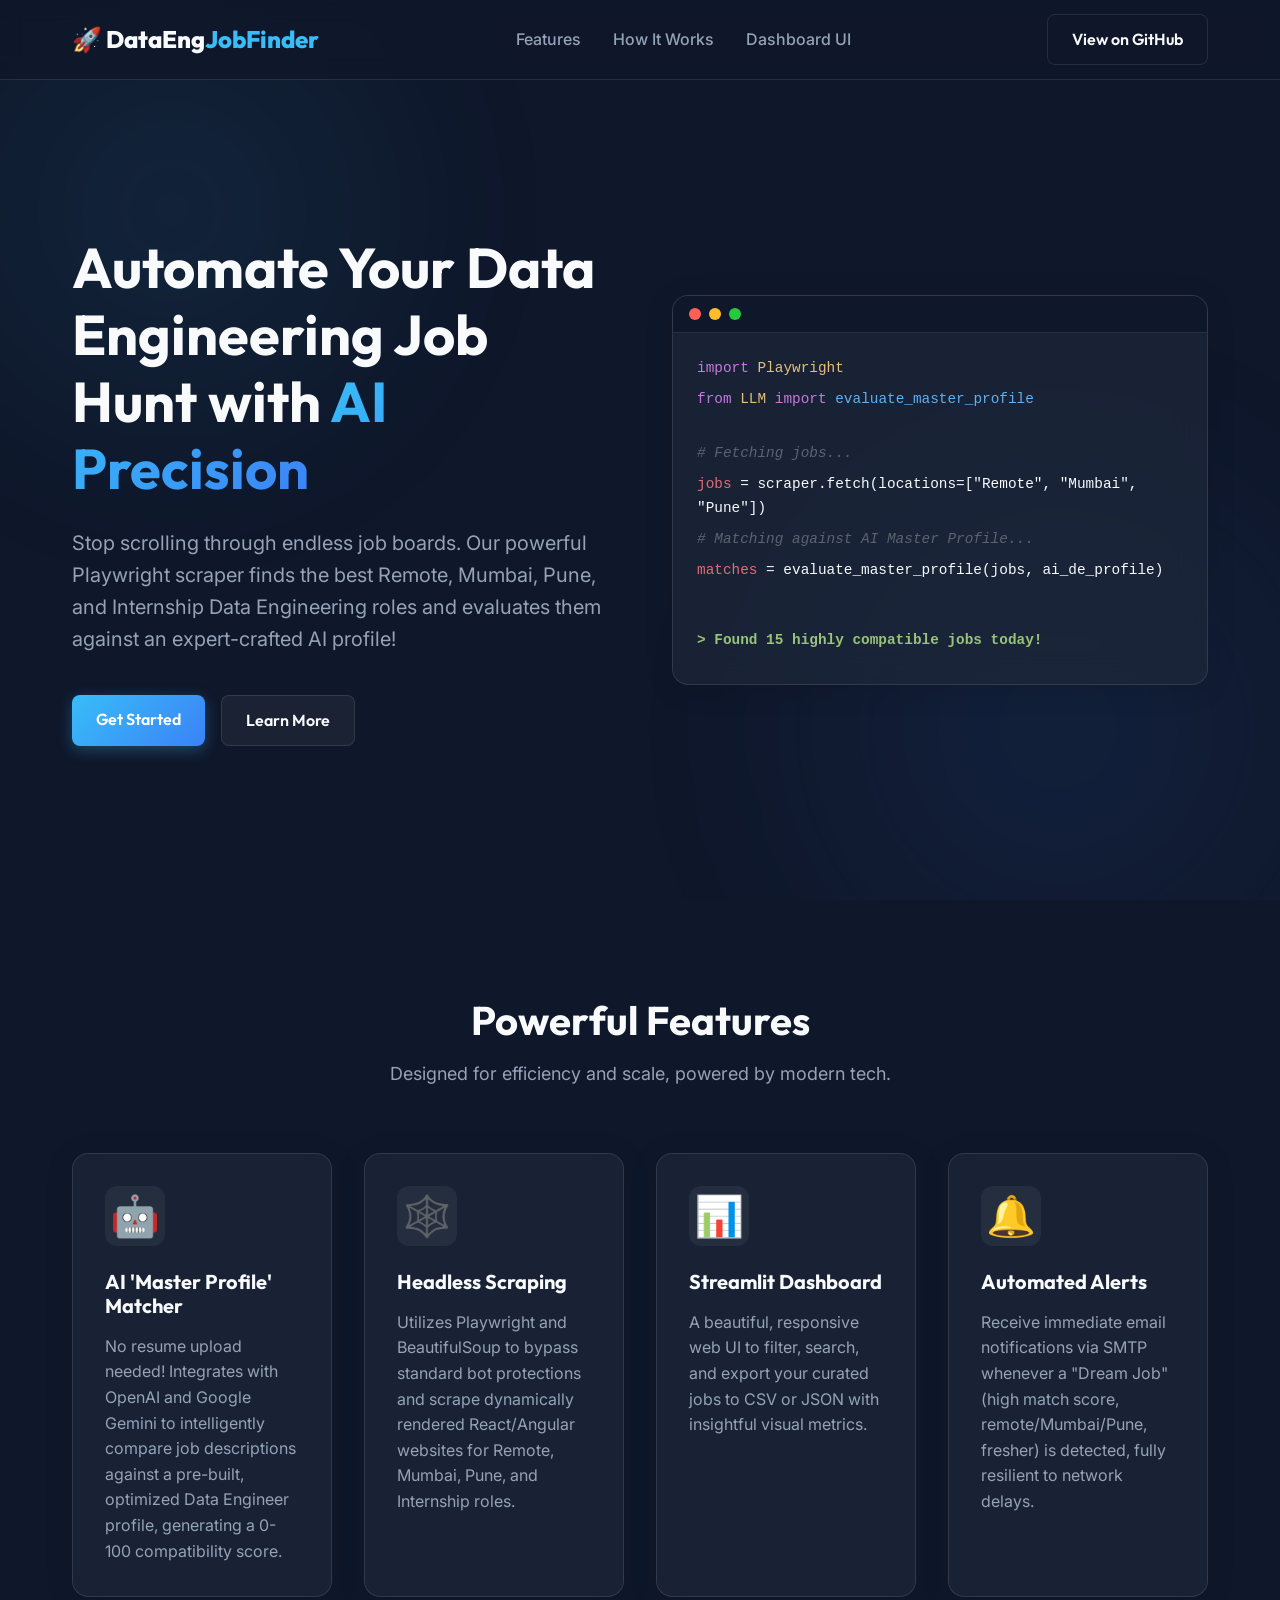
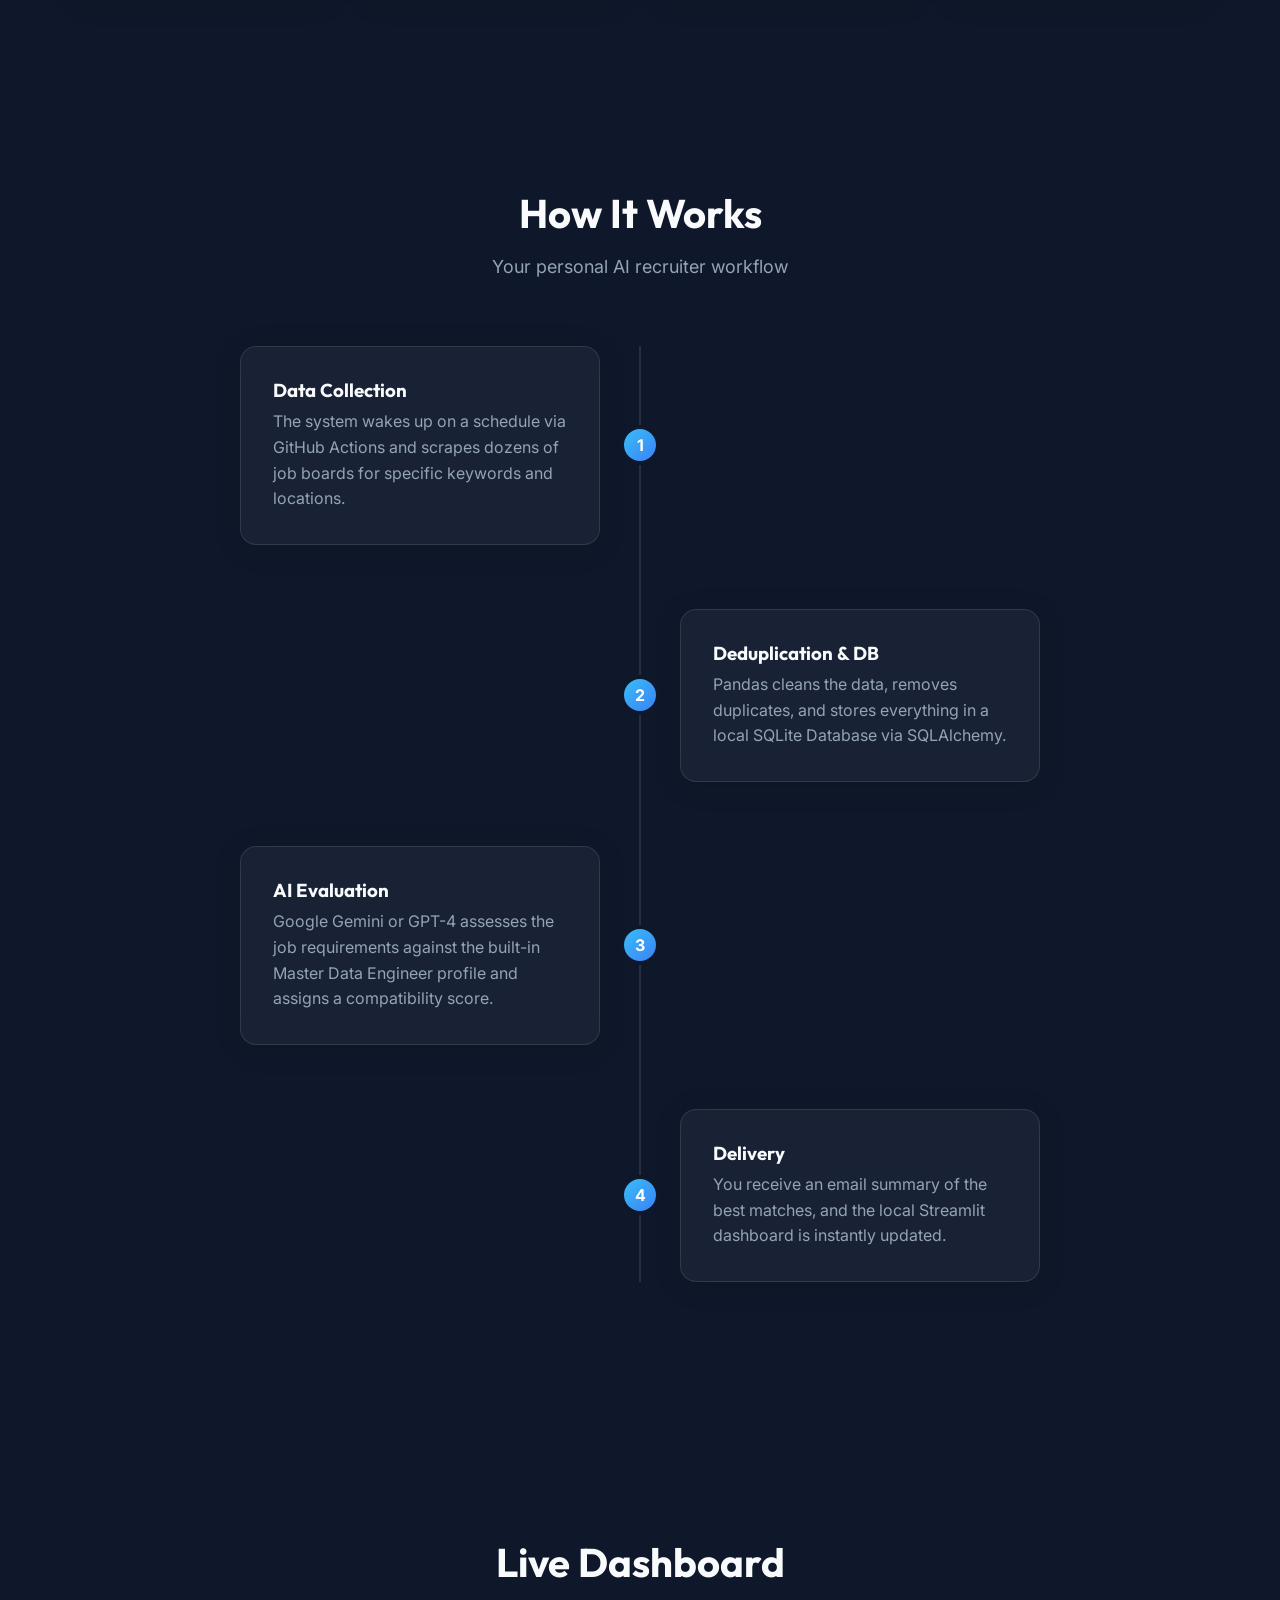
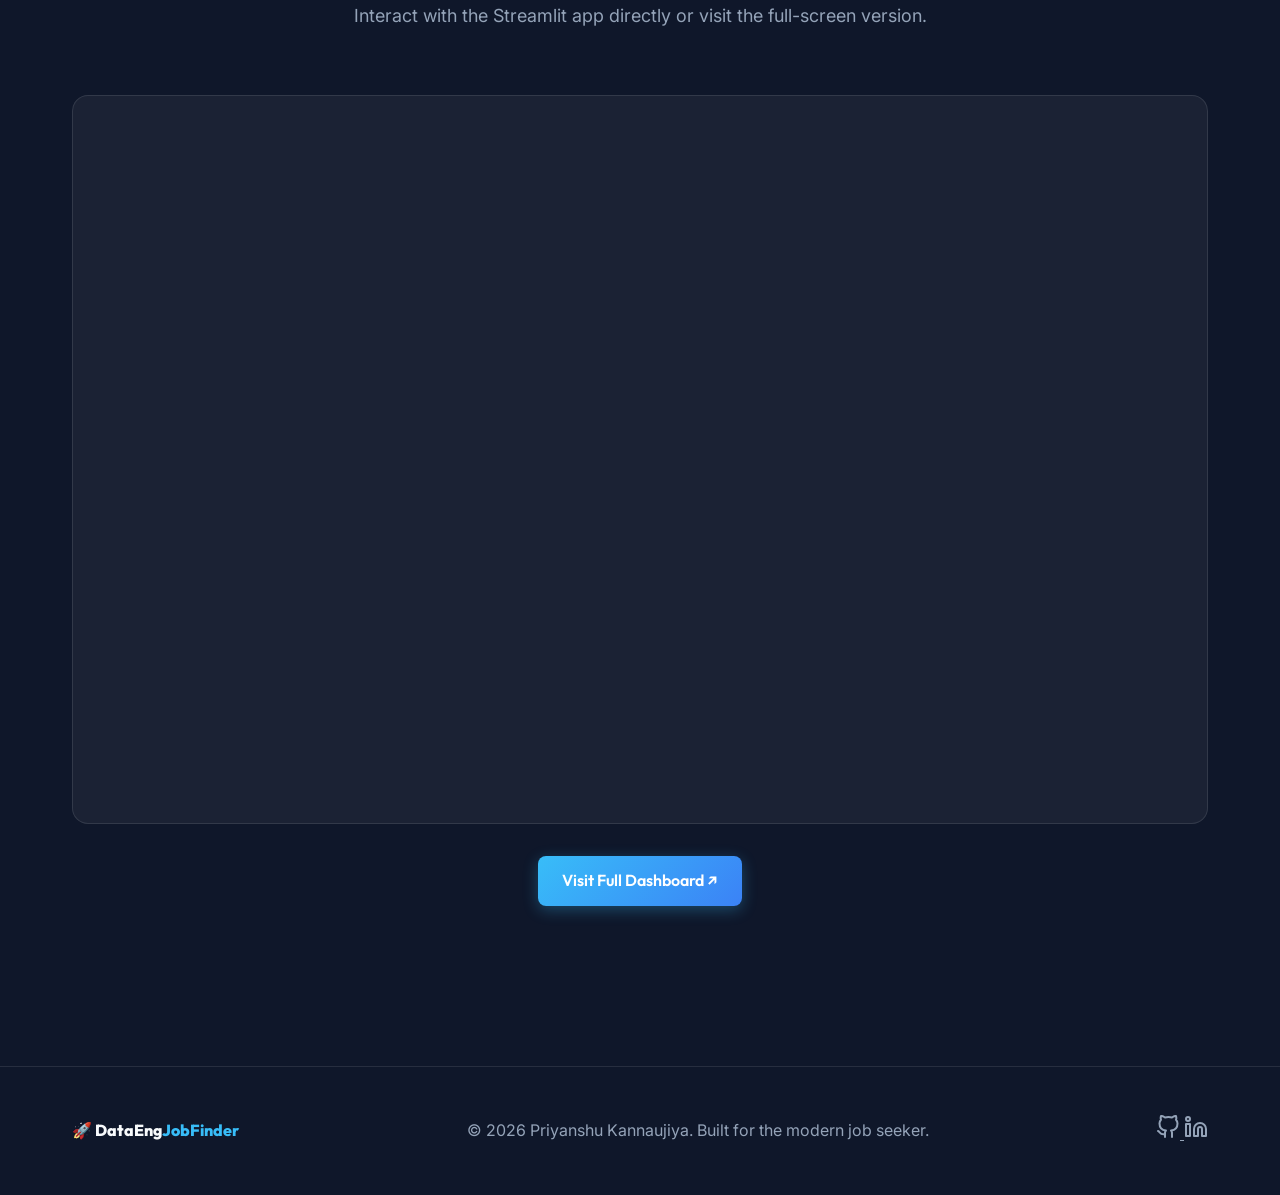
<file: docs/index.html>
<!DOCTYPE html>
<html lang="en">
<head>
    <meta charset="UTF-8">
    <meta name="viewport" content="width=device-width, initial-scale=1.0">
    <meta http-equiv="X-UA-Compatible" content="ie=edge">
    
    <!-- SEO Primary Meta Tags -->
    <title>Data Engineering Job Finder | Automated Data Engineer Job Scraper</title>
    <meta name="title" content="Data Engineering Job Finder | Automated Data Engineer Job Scraper">
    <meta name="description" content="An advanced automated job search pipeline that scrapes modern data engineering, big data, and analytics jobs, including Remote, Mumbai, Pune, and Internship roles. Evaluates resumes using LLMs and sends custom alerts.">
    <meta name="keywords" content="data engineering jobs, data engineer job scraper, big data jobs, remote, mumbai, pune, internships, ETL developer jobs, playwright, python scraper, llm resume matcher, automated job search">
    <meta name="author" content="Priyanshu Kannaujiya">
    <link rel="canonical" href="https://heypk4-dotcom.github.io/dataenginneringjob-finder/">

    <!-- Open Graph / Facebook -->
    <meta property="og:type" content="website">
    <meta property="og:url" content="https://heypk4-dotcom.github.io/dataenginneringjob-finder/">
    <meta property="og:title" content="Data Engineering Job Finder | AI Powered Scraper">
    <meta property="og:description" content="Automate your job hunt. High-end scraping of Data Engineering roles, matched perfectly to your resume using LLMs.">
    <meta property="og:image" content="https://images.unsplash.com/photo-1522071820081-009f0129c71c?auto=format&fit=crop&w=1200&q=80">

    <!-- Twitter -->
    <meta property="twitter:card" content="summary_large_image">
    <meta property="twitter:url" content="https://heypk4-dotcom.github.io/dataenginneringjob-finder/">
    <meta property="twitter:title" content="Data Engineering Job Finder | AI Powered Scraper">
    <meta property="twitter:description" content="Automate your job hunt. High-end scraping of Data Engineering roles, matched perfectly to your resume using LLMs.">
    <meta property="twitter:image" content="https://images.unsplash.com/photo-1522071820081-009f0129c71c?auto=format&fit=crop&w=1200&q=80">

    <!-- JSON-LD Structured Data -->
    <script type="application/ld+json">
    {
      "@context": "https://schema.org",
      "@type": "SoftwareApplication",
      "name": "Data Engineering Job Finder",
      "operatingSystem": "Windows, Linux, macOS",
      "applicationCategory": "BusinessApplication",
      "about": "Automated pipeline that scrapes jobs and matches resumes using LLMs.",
      "author": {
        "@type": "Person",
        "name": "Priyanshu Kannaujiya",
        "url": "https://www.linkedin.com/in/priyanshu-premchand-kannaujiya-355346262/"
      },
      "offers": {
        "@type": "Offer",
        "price": "0",
        "priceCurrency": "USD"
      }
    }
    </script>

    <!-- Google Fonts -->
    <link rel="preconnect" href="https://fonts.googleapis.com">
    <link rel="preconnect" href="https://fonts.gstatic.com" crossorigin>
    <link href="https://fonts.googleapis.com/css2?family=Outfit:wght@300;400;500;600;700;800&family=Inter:wght@400;500;600&display=swap" rel="stylesheet">
    
    <link rel="stylesheet" href="styles.css">

    <!-- Puter.js -->
    <script src="https://js.puter.com/v2/"></script>
</head>
<body>
    <div class="background-effects">
        <div class="blob blob-1"></div>
        <div class="blob blob-2"></div>
    </div>

    <header class="navbar">
        <div class="container nav-container">
            <div class="logo">🚀 DataEng<span>JobFinder</span></div>
            <nav>
                <ul class="nav-links">
                    <li><a href="#features">Features</a></li>
                    <li><a href="#how-it-works">How It Works</a></li>
                    <li><a href="https://dataenginneringjob-finder-4uexz3lf59hd5dauzymcph.streamlit.app/" target="_blank" rel="noopener noreferrer">Dashboard UI</a></li>
                </ul>
            </nav>
            <a href="https://github.com/priyanshukannaujiya/remotejobfinder" target="_blank" class="btn btn-outline" rel="noopener noreferrer">View on GitHub</a>
        </div>
    </header>

    <main>
        <section class="hero" id="home">
            <div class="container hero-content">
                <div class="hero-text animate-on-scroll fade-up">
                    <h1 class="hero-title">Automate Your Data Engineering Job Hunt with <span class="text-gradient">AI Precision</span></h1>
                    <p class="hero-subtitle">Stop scrolling through endless job boards. Our powerful Playwright scraper finds the best Remote, Mumbai, Pune, and Internship Data Engineering roles and evaluates them against an expert-crafted AI profile!</p>
                    <div class="hero-cta">
                        <a href="https://github.com/priyanshukannaujiya/remotejobfinder" class="btn btn-primary" target="_blank" rel="noopener noreferrer">
                            Get Started
                        </a>
                        <a href="#features" class="btn btn-secondary">Learn More</a>
                    </div>
                </div>
                <div class="hero-visual animate-on-scroll fade-left">
                    <div class="glass-card mockup-card">
                        <div class="mockup-header">
                            <span class="dot red"></span>
                            <span class="dot yellow"></span>
                            <span class="dot green"></span>
                        </div>
                        <div class="mockup-body">
                            <div class="code-line"><span class="keyword">import</span> <span class="module">Playwright</span></div>
                            <div class="code-line"><span class="keyword">from</span> <span class="module">LLM</span> <span class="keyword">import</span> <span class="function">evaluate_master_profile</span></div>
                            <br>
                            <div class="code-line comment"># Fetching jobs...</div>
                            <div class="code-line"><span class="variable">jobs</span> = scraper.fetch(locations=["Remote", "Mumbai", "Pune"])</div>
                            <div class="code-line comment"># Matching against AI Master Profile...</div>
                            <div class="code-line"><span class="variable">matches</span> = evaluate_master_profile(jobs, ai_de_profile)</div>
                            <br>
                            <div class="code-line success">> Found 15 highly compatible jobs today!</div>
                        </div>
                    </div>
                </div>
            </div>
        </section>

        <section class="features section" id="features">
            <div class="container">
                <div class="section-header animate-on-scroll fade-up">
                    <h2>Powerful Features</h2>
                    <p>Designed for efficiency and scale, powered by modern tech.</p>
                </div>
                <div class="features-grid">
                    <div class="feature-card glass-card animate-on-scroll zoom-in" style="--delay: 0.1s">
                        <div class="icon-wrapper">🤖</div>
                        <h3>AI 'Master Profile' Matcher</h3>
                        <p>No resume upload needed! Integrates with OpenAI and Google Gemini to intelligently compare job descriptions against a pre-built, optimized Data Engineer profile, generating a 0-100 compatibility score.</p>
                    </div>
                    <div class="feature-card glass-card animate-on-scroll zoom-in" style="--delay: 0.2s">
                        <div class="icon-wrapper">🕸️</div>
                        <h3>Headless Scraping</h3>
                        <p>Utilizes Playwright and BeautifulSoup to bypass standard bot protections and scrape dynamically rendered React/Angular websites for Remote, Mumbai, Pune, and Internship roles.</p>
                    </div>
                    <div class="feature-card glass-card animate-on-scroll zoom-in" style="--delay: 0.3s">
                        <div class="icon-wrapper">📊</div>
                        <h3>Streamlit Dashboard</h3>
                        <p>A beautiful, responsive web UI to filter, search, and export your curated jobs to CSV or JSON with insightful visual metrics.</p>
                    </div>
                    <div class="feature-card glass-card animate-on-scroll zoom-in" style="--delay: 0.4s">
                        <div class="icon-wrapper">🔔</div>
                        <h3>Automated Alerts</h3>
                        <p>Receive immediate email notifications via SMTP whenever a "Dream Job" (high match score, remote/Mumbai/Pune, fresher) is detected, fully resilient to network delays.</p>
                    </div>
                </div>
            </div>
        </section>

        <section class="how-it-works section" id="how-it-works">
            <div class="container">
                <div class="section-header animate-on-scroll fade-up">
                    <h2>How It Works</h2>
                    <p>Your personal AI recruiter workflow</p>
                </div>
                <div class="timeline">
                    <div class="timeline-item animate-on-scroll fade-right">
                        <div class="timeline-marker">1</div>
                        <div class="timeline-content glass-card">
                            <h3>Data Collection</h3>
                            <p>The system wakes up on a schedule via GitHub Actions and scrapes dozens of job boards for specific keywords and locations.</p>
                        </div>
                    </div>
                    <div class="timeline-item animate-on-scroll fade-left">
                        <div class="timeline-marker">2</div>
                        <div class="timeline-content glass-card">
                            <h3>Deduplication & DB</h3>
                            <p>Pandas cleans the data, removes duplicates, and stores everything in a local SQLite Database via SQLAlchemy.</p>
                        </div>
                    </div>
                    <div class="timeline-item animate-on-scroll fade-right">
                        <div class="timeline-marker">3</div>
                        <div class="timeline-content glass-card">
                            <h3>AI Evaluation</h3>
                            <p>Google Gemini or GPT-4 assesses the job requirements against the built-in Master Data Engineer profile and assigns a compatibility score.</p>
                        </div>
                    </div>
                    <div class="timeline-item animate-on-scroll fade-left">
                        <div class="timeline-marker">4</div>
                        <div class="timeline-content glass-card">
                            <h3>Delivery</h3>
                            <p>You receive an email summary of the best matches, and the local Streamlit dashboard is instantly updated.</p>
                        </div>
                    </div>
                </div>
            </div>
        </section>

        <section class="dashboard-preview section" id="dashboard">
            <div class="container">
                <div class="section-header animate-on-scroll fade-up">
                    <h2>Live Dashboard</h2>
                    <p>Interact with the Streamlit app directly or visit the full-screen version.</p>
                </div>
                <div class="iframe-container animate-on-scroll zoom-in" style="background: rgba(255, 255, 255, 0.05); padding: 10px; border-radius: 16px; border: 1px solid rgba(255, 255, 255, 0.1);">
                    <!-- Replace the 'src' below with your hosted Streamlit URL (e.g., https://your-app.streamlit.app) -->
                    <iframe src="https://dataenginneringjob-finder-4uexz3lf59hd5dauzymcph.streamlit.app/?embed=true" width="100%" height="700px" frameborder="0" style="border-radius: 12px;"></iframe>
                </div>
                <div class="dashboard-cta" style="text-align: center; margin-top: 2rem;">
                    <!-- Update the 'href' below with your Streamlit URL to allow users to visit it directly -->
                    <a href="https://dataenginneringjob-finder-4uexz3lf59hd5dauzymcph.streamlit.app/" class="btn btn-primary animate-on-scroll fade-up" target="_blank" rel="noopener noreferrer">
                        Visit Full Dashboard ↗
                    </a>
                </div>
            </div>
        </section>

    </main>

    <footer>
        <div class="container footer-container">
            <div class="footer-logo">🚀 DataEng<span>JobFinder</span></div>
            <p class="copyright">&copy; 2026 Priyanshu Kannaujiya. Built for the modern job seeker.</p>
            <div class="social-links">
                <a href="https://github.com/priyanshukannaujiya/remotejobfinder" aria-label="GitHub Repository" target="_blank" rel="noopener noreferrer">
                    <svg viewBox="0 0 24 24" width="24" height="24" stroke="currentColor" stroke-width="2" fill="none" stroke-linecap="round" stroke-linejoin="round"><path d="M9 19c-5 1.5-5-2.5-7-3m14 6v-3.87a3.37 3.37 0 0 0-.94-2.61c3.14-.35 6.44-1.54 6.44-7A5.44 5.44 0 0 0 20 4.77 5.07 5.07 0 0 0 19.91 1S18.73.65 16 2.48a13.38 13.38 0 0 0-7 0C6.27.65 5.09 1 5.09 1A5.07 5.07 0 0 0 5 4.77a5.44 5.44 0 0 0-1.5 3.78c0 5.42 3.3 6.61 6.44 7A3.37 3.37 0 0 0 9 18.13V22"></path></svg>
                </a>
                <a href="https://www.linkedin.com/in/priyanshu-premchand-kannaujiya-355346262/" aria-label="LinkedIn Profile" target="_blank" rel="noopener noreferrer">
                    <svg viewBox="0 0 24 24" width="24" height="24" stroke="currentColor" stroke-width="2" fill="none" stroke-linecap="round" stroke-linejoin="round"><path d="M16 8a6 6 0 0 1 6 6v7h-4v-7a2 2 0 0 0-2-2 2 2 0 0 0-2 2v7h-4v-7a6 6 0 0 1 6-6z"></path><rect x="2" y="9" width="4" height="12"></rect><circle cx="4" cy="4" r="2"></circle></svg>
                </a>
            </div>
        </div>
    </footer>

    <script src="script.js"></script>
</body>
</html>
</file>
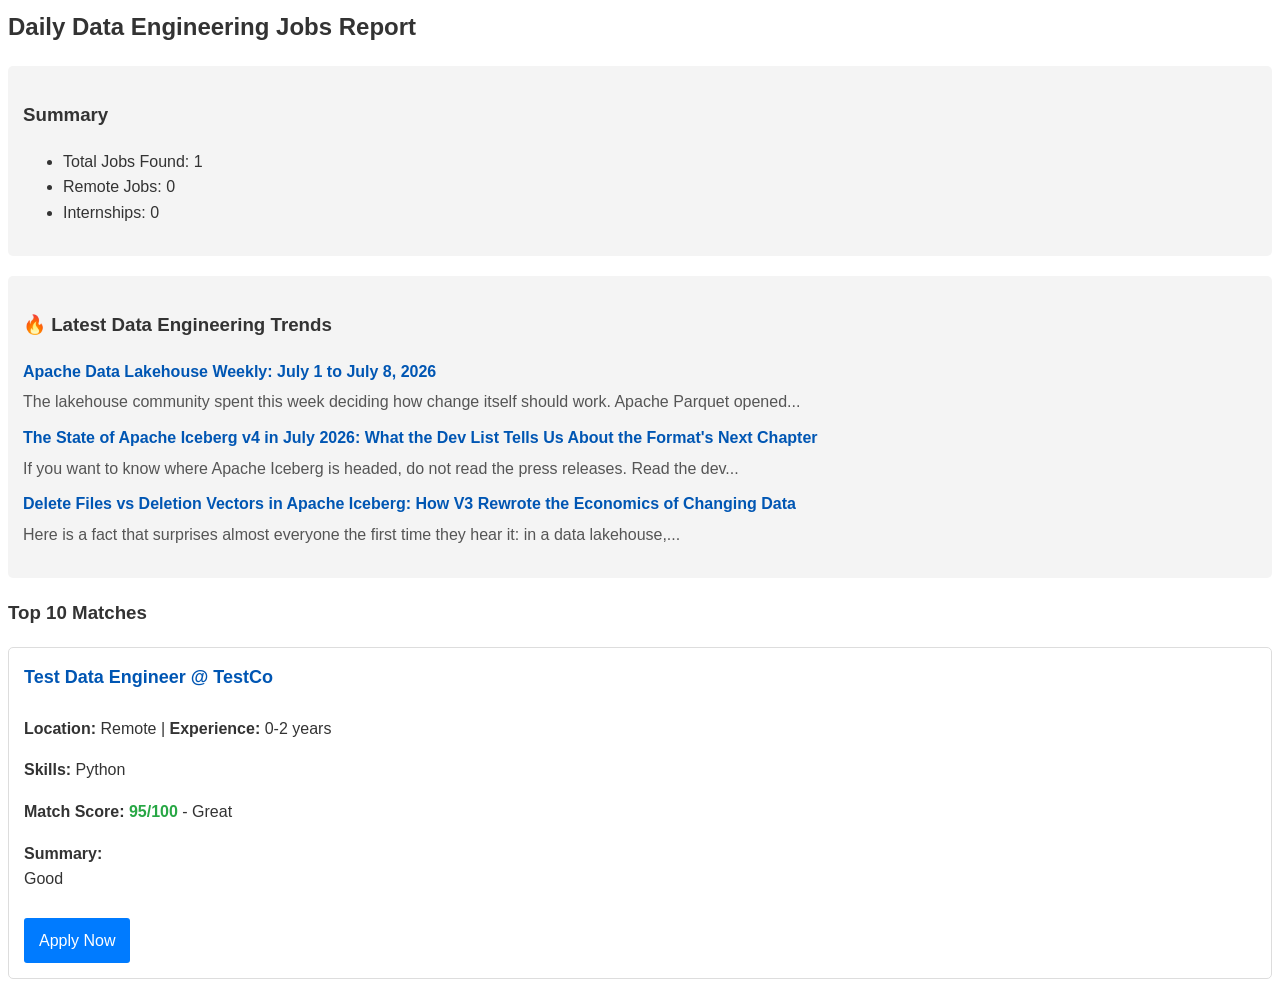
<file: test.html>
<html>
        <head>
            <style>
                body { font-family: Arial, sans-serif; line-height: 1.6; color: #333; }
                .summary-box { background-color: #f4f4f4; padding: 15px; border-radius: 5px; margin-bottom: 20px; }
                .job-card { border: 1px solid #ddd; padding: 15px; margin-bottom: 15px; border-radius: 5px; }
                .job-title { font-size: 18px; color: #0056b3; margin-top: 0; }
                .company { font-weight: bold; }
                .score { color: #28a745; font-weight: bold; }
                .apply-btn { display: inline-block; padding: 10px 15px; background-color: #007bff; color: white; text-decoration: none; border-radius: 3px; margin-top: 10px; }
            </style>
        </head>
        <body>
            <h2>Daily Data Engineering Jobs Report</h2>
            
            <div class="summary-box">
                <h3>Summary</h3>
                <ul>
                    <li>Total Jobs Found: 1</li>
                    <li>Remote Jobs: 0</li>
                    <li>Internships: 0</li>
                </ul>
            </div>
        
            <div class="summary-box">
                <h3>🔥 Latest Data Engineering Trends</h3>
                <ul style="list-style-type: none; padding-left: 0;">
            
                    <li style="margin-bottom: 10px;">
                        <a href="https://dev.to/alexmercedcoder/apache-data-lakehouse-weekly-july-1-to-july-8-2026-3non" style="font-size: 16px; font-weight: bold; color: #0056b3; text-decoration: none;">Apache Data Lakehouse Weekly: July 1 to July 8, 2026</a>
                        <p style="margin: 5px 0 0 0; color: #555;">The lakehouse community spent this week deciding how change itself should work. Apache Parquet opened...</p>
                    </li>
                
                    <li style="margin-bottom: 10px;">
                        <a href="https://dev.to/alexmercedcoder/the-state-of-apache-iceberg-v4-in-july-2026-what-the-dev-list-tells-us-about-the-formats-next-475g" style="font-size: 16px; font-weight: bold; color: #0056b3; text-decoration: none;">The State of Apache Iceberg v4 in July 2026: What the Dev List Tells Us About the Format's Next Chapter</a>
                        <p style="margin: 5px 0 0 0; color: #555;">If you want to know where Apache Iceberg is headed, do not read the press releases. Read the dev...</p>
                    </li>
                
                    <li style="margin-bottom: 10px;">
                        <a href="https://dev.to/alexmercedcoder/delete-files-vs-deletion-vectors-in-apache-iceberg-how-v3-rewrote-the-economics-of-changing-data-3i2b" style="font-size: 16px; font-weight: bold; color: #0056b3; text-decoration: none;">Delete Files vs Deletion Vectors in Apache Iceberg: How V3 Rewrote the Economics of Changing Data</a>
                        <p style="margin: 5px 0 0 0; color: #555;">Here is a fact that surprises almost everyone the first time they hear it: in a data lakehouse,...</p>
                    </li>
                
                </ul>
            </div>
            
            <h3>Top 10 Matches</h3>
        
            <div class="job-card">
                <h4 class="job-title">Test Data Engineer @ <span class="company">TestCo</span></h4>
                <p><strong>Location:</strong> Remote | <strong>Experience:</strong> 0-2 years</p>
                <p><strong>Skills:</strong> Python</p>
                <p><strong>Match Score:</strong> <span class="score">95/100</span> - Great</p>
                <p><strong>Summary:</strong><br>Good</p>
                <a href="#" class="apply-btn">Apply Now</a>
            </div>
            
        </body>
        </html>
</file>
<file: docs/styles.css>
:root {
    --bg-color: #0f172a;
    --card-bg: rgba(30, 41, 59, 0.7);
    --border-color: rgba(255, 255, 255, 0.1);
    --text-primary: #f8fafc;
    --text-secondary: #94a3b8;
    --primary-gradient: linear-gradient(135deg, #38bdf8 0%, #3b82f6 100%);
    --accent-color: #38bdf8;
    
    --font-heading: 'Outfit', sans-serif;
    --font-body: 'Inter', sans-serif;
    
    --container-width: 1200px;
    --nav-height: 80px;
}

* {
    margin: 0;
    padding: 0;
    box-sizing: border-box;
}

html {
    scroll-behavior: smooth;
}

body {
    background-color: var(--bg-color);
    color: var(--text-primary);
    font-family: var(--font-body);
    line-height: 1.6;
    overflow-x: hidden;
    position: relative;
}

/* Background Effects */
.background-effects {
    position: fixed;
    top: 0;
    left: 0;
    width: 100%;
    height: 100%;
    z-index: -1;
    overflow: hidden;
}

.blob {
    position: absolute;
    filter: blur(100px);
    border-radius: 50%;
    opacity: 0.4;
    animation: float 20s infinite ease-in-out alternate;
}

.blob-1 {
    top: -10%;
    left: -10%;
    width: 600px;
    height: 600px;
    background: radial-gradient(circle, rgba(56, 189, 248, 0.3) 0%, rgba(15, 23, 42, 0) 70%);
}

.blob-2 {
    bottom: -20%;
    right: -10%;
    width: 700px;
    height: 700px;
    background: radial-gradient(circle, rgba(59, 130, 246, 0.3) 0%, rgba(15, 23, 42, 0) 70%);
    animation-delay: -5s;
}

@keyframes float {
    0% { transform: translate(0, 0) scale(1); }
    100% { transform: translate(50px, 50px) scale(1.1); }
}

.container {
    max-width: var(--container-width);
    margin: 0 auto;
    padding: 0 2rem;
}

/* Typography */
h1, h2, h3, h4, h5, h6 {
    font-family: var(--font-heading);
    line-height: 1.2;
    font-weight: 700;
}

.text-gradient {
    background: var(--primary-gradient);
    -webkit-background-clip: text;
    -webkit-text-fill-color: transparent;
    background-clip: text;
}

/* Navigation */
.navbar {
    position: fixed;
    top: 0;
    left: 0;
    width: 100%;
    height: var(--nav-height);
    background: rgba(15, 23, 42, 0.8);
    backdrop-filter: blur(12px);
    -webkit-backdrop-filter: blur(12px);
    border-bottom: 1px solid var(--border-color);
    z-index: 1000;
    display: flex;
    align-items: center;
    transition: all 0.3s ease;
}

.nav-container {
    display: flex;
    justify-content: space-between;
    align-items: center;
    width: 100%;
}

.logo {
    font-family: var(--font-heading);
    font-size: 1.5rem;
    font-weight: 800;
    color: var(--text-primary);
}

.logo span {
    color: var(--accent-color);
}

.nav-links {
    display: flex;
    list-style: none;
    gap: 2rem;
}

.nav-links a {
    color: var(--text-secondary);
    text-decoration: none;
    font-weight: 500;
    transition: color 0.3s ease;
}

.nav-links a:hover {
    color: var(--text-primary);
}

/* Buttons */
.btn {
    display: inline-block;
    padding: 0.75rem 1.5rem;
    border-radius: 8px;
    font-family: var(--font-heading);
    font-weight: 600;
    text-decoration: none;
    transition: all 0.3s ease;
    cursor: pointer;
}

.btn-primary {
    background: var(--primary-gradient);
    color: #fff;
    border: none;
    box-shadow: 0 4px 15px rgba(56, 189, 248, 0.3);
}

.btn-primary:hover {
    transform: translateY(-2px);
    box-shadow: 0 6px 20px rgba(56, 189, 248, 0.5);
}

.btn-secondary {
    background: rgba(255, 255, 255, 0.05);
    color: var(--text-primary);
    border: 1px solid var(--border-color);
}

.btn-secondary:hover {
    background: rgba(255, 255, 255, 0.1);
    border-color: rgba(255, 255, 255, 0.2);
}

.btn-outline {
    background: transparent;
    color: var(--text-primary);
    border: 1px solid var(--border-color);
}

.btn-outline:hover {
    border-color: var(--accent-color);
    color: var(--accent-color);
}

/* Glass Card */
.glass-card {
    background: var(--card-bg);
    backdrop-filter: blur(16px);
    -webkit-backdrop-filter: blur(16px);
    border: 1px solid var(--border-color);
    border-radius: 16px;
    padding: 2rem;
    box-shadow: 0 4px 30px rgba(0, 0, 0, 0.1);
}

/* Sections */
.section {
    padding: 6rem 0;
}

.section-header {
    text-align: center;
    margin-bottom: 4rem;
}

.section-header h2 {
    font-size: 2.5rem;
    margin-bottom: 1rem;
}

.section-header p {
    color: var(--text-secondary);
    font-size: 1.125rem;
}

/* Hero Section */
.hero {
    min-height: 100vh;
    display: flex;
    align-items: center;
    padding-top: var(--nav-height);
}

.hero-content {
    display: grid;
    grid-template-columns: 1fr 1fr;
    gap: 4rem;
    align-items: center;
}

.hero-title {
    font-size: 3.5rem;
    margin-bottom: 1.5rem;
}

.hero-subtitle {
    font-size: 1.25rem;
    color: var(--text-secondary);
    margin-bottom: 2.5rem;
}

.hero-cta {
    display: flex;
    gap: 1rem;
}

/* Mockup Card */
.mockup-card {
    font-family: 'Fira Code', monospace;
    font-size: 0.9rem;
    padding: 0;
    overflow: hidden;
}

.mockup-header {
    background: rgba(15, 23, 42, 0.9);
    padding: 0.75rem 1rem;
    display: flex;
    gap: 0.5rem;
    border-bottom: 1px solid var(--border-color);
}

.dot {
    width: 12px;
    height: 12px;
    border-radius: 50%;
}

.dot.red { background: #ff5f56; }
.dot.yellow { background: #ffbd2e; }
.dot.green { background: #27c93f; }

.mockup-body {
    padding: 1.5rem;
}

.code-line { margin-bottom: 0.5rem; }
.keyword { color: #c678dd; }
.module { color: #e5c07b; }
.function { color: #61afef; }
.variable { color: #e06c75; }
.comment { color: #5c6370; font-style: italic; }
.success { color: #98c379; margin-top: 1rem; font-weight: bold; }

/* Features */
.features-grid {
    display: grid;
    grid-template-columns: repeat(auto-fit, minmax(250px, 1fr));
    gap: 2rem;
}

.feature-card {
    transition: transform 0.3s ease, box-shadow 0.3s ease;
}

.feature-card:hover {
    transform: translateY(-10px);
    box-shadow: 0 10px 40px rgba(0, 0, 0, 0.2);
    border-color: rgba(56, 189, 248, 0.3);
}

.icon-wrapper {
    font-size: 2.5rem;
    margin-bottom: 1.5rem;
    background: rgba(255, 255, 255, 0.05);
    width: 60px;
    height: 60px;
    display: flex;
    align-items: center;
    justify-content: center;
    border-radius: 12px;
}

.feature-card h3 {
    margin-bottom: 1rem;
    font-size: 1.25rem;
}

.feature-card p {
    color: var(--text-secondary);
}

/* Timeline */
.timeline {
    position: relative;
    max-width: 800px;
    margin: 0 auto;
}

.timeline::before {
    content: '';
    position: absolute;
    top: 0;
    left: 50%;
    transform: translateX(-50%);
    width: 2px;
    height: 100%;
    background: var(--border-color);
}

.timeline-item {
    display: flex;
    justify-content: space-between;
    align-items: center;
    margin-bottom: 4rem;
    position: relative;
}

.timeline-item:nth-child(even) {
    flex-direction: row-reverse;
}

.timeline-marker {
    position: absolute;
    left: 50%;
    transform: translateX(-50%);
    width: 40px;
    height: 40px;
    background: var(--primary-gradient);
    border-radius: 50%;
    display: flex;
    align-items: center;
    justify-content: center;
    font-weight: bold;
    color: white;
    z-index: 10;
    border: 4px solid var(--bg-color);
}

.timeline-content {
    width: calc(50% - 40px);
}

.timeline-content h3 {
    margin-bottom: 0.5rem;
}

.timeline-content p {
    color: var(--text-secondary);
}

/* Footer */
footer {
    border-top: 1px solid var(--border-color);
    padding: 3rem 0;
    margin-top: 4rem;
}

.footer-container {
    display: flex;
    justify-content: space-between;
    align-items: center;
}

.footer-logo {
    font-family: var(--font-heading);
    font-weight: 800;
}

.footer-logo span {
    color: var(--accent-color);
}

.copyright {
    color: var(--text-secondary);
}

.social-links a {
    color: var(--text-secondary);
    transition: color 0.3s ease;
}

.social-links a:hover {
    color: var(--accent-color);
}

/* Animations */
.animate-on-scroll {
    opacity: 0;
    transition: all 0.8s cubic-bezier(0.16, 1, 0.3, 1);
}

.fade-up {
    transform: translateY(40px);
}

.fade-left {
    transform: translateX(40px);
}

.fade-right {
    transform: translateX(-40px);
}

.zoom-in {
    transform: scale(0.9);
}

.animate-on-scroll.is-visible {
    opacity: 1;
    transform: translate(0) scale(1);
}

/* Responsive */
@media (max-width: 992px) {
    .hero-content {
        grid-template-columns: 1fr;
        text-align: center;
    }
    
    .hero-cta {
        justify-content: center;
    }
    
    .timeline::before {
        left: 30px;
    }
    
    .timeline-marker {
        left: 30px;
    }
    
    .timeline-item, .timeline-item:nth-child(even) {
        flex-direction: column;
        align-items: flex-start;
        padding-left: 80px;
    }
    
    .timeline-content {
        width: 100%;
    }
}

@media (max-width: 768px) {
    .nav-links {
        display: none;
    }
    
    .hero-title {
        font-size: 2.5rem;
    }
    
    .footer-container {
        flex-direction: column;
        gap: 1rem;
        text-align: center;
    }
}
</file>
